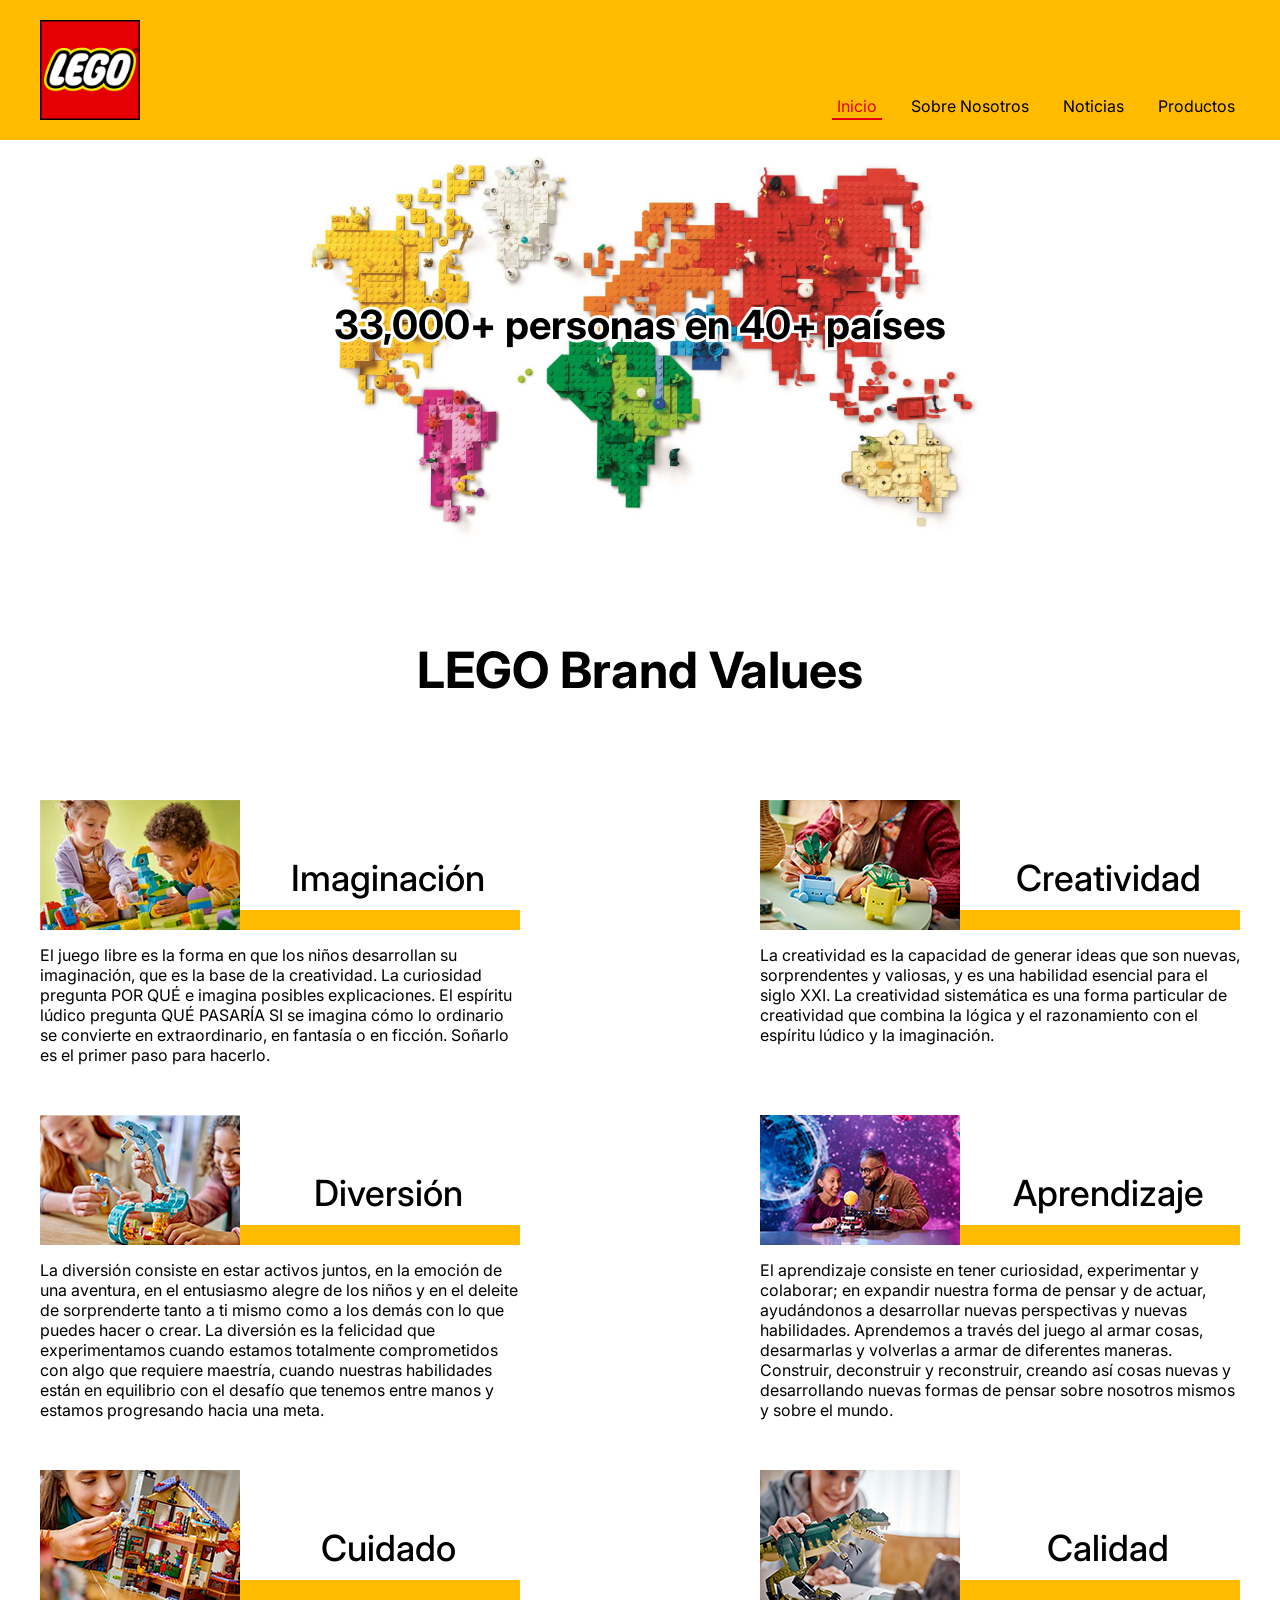
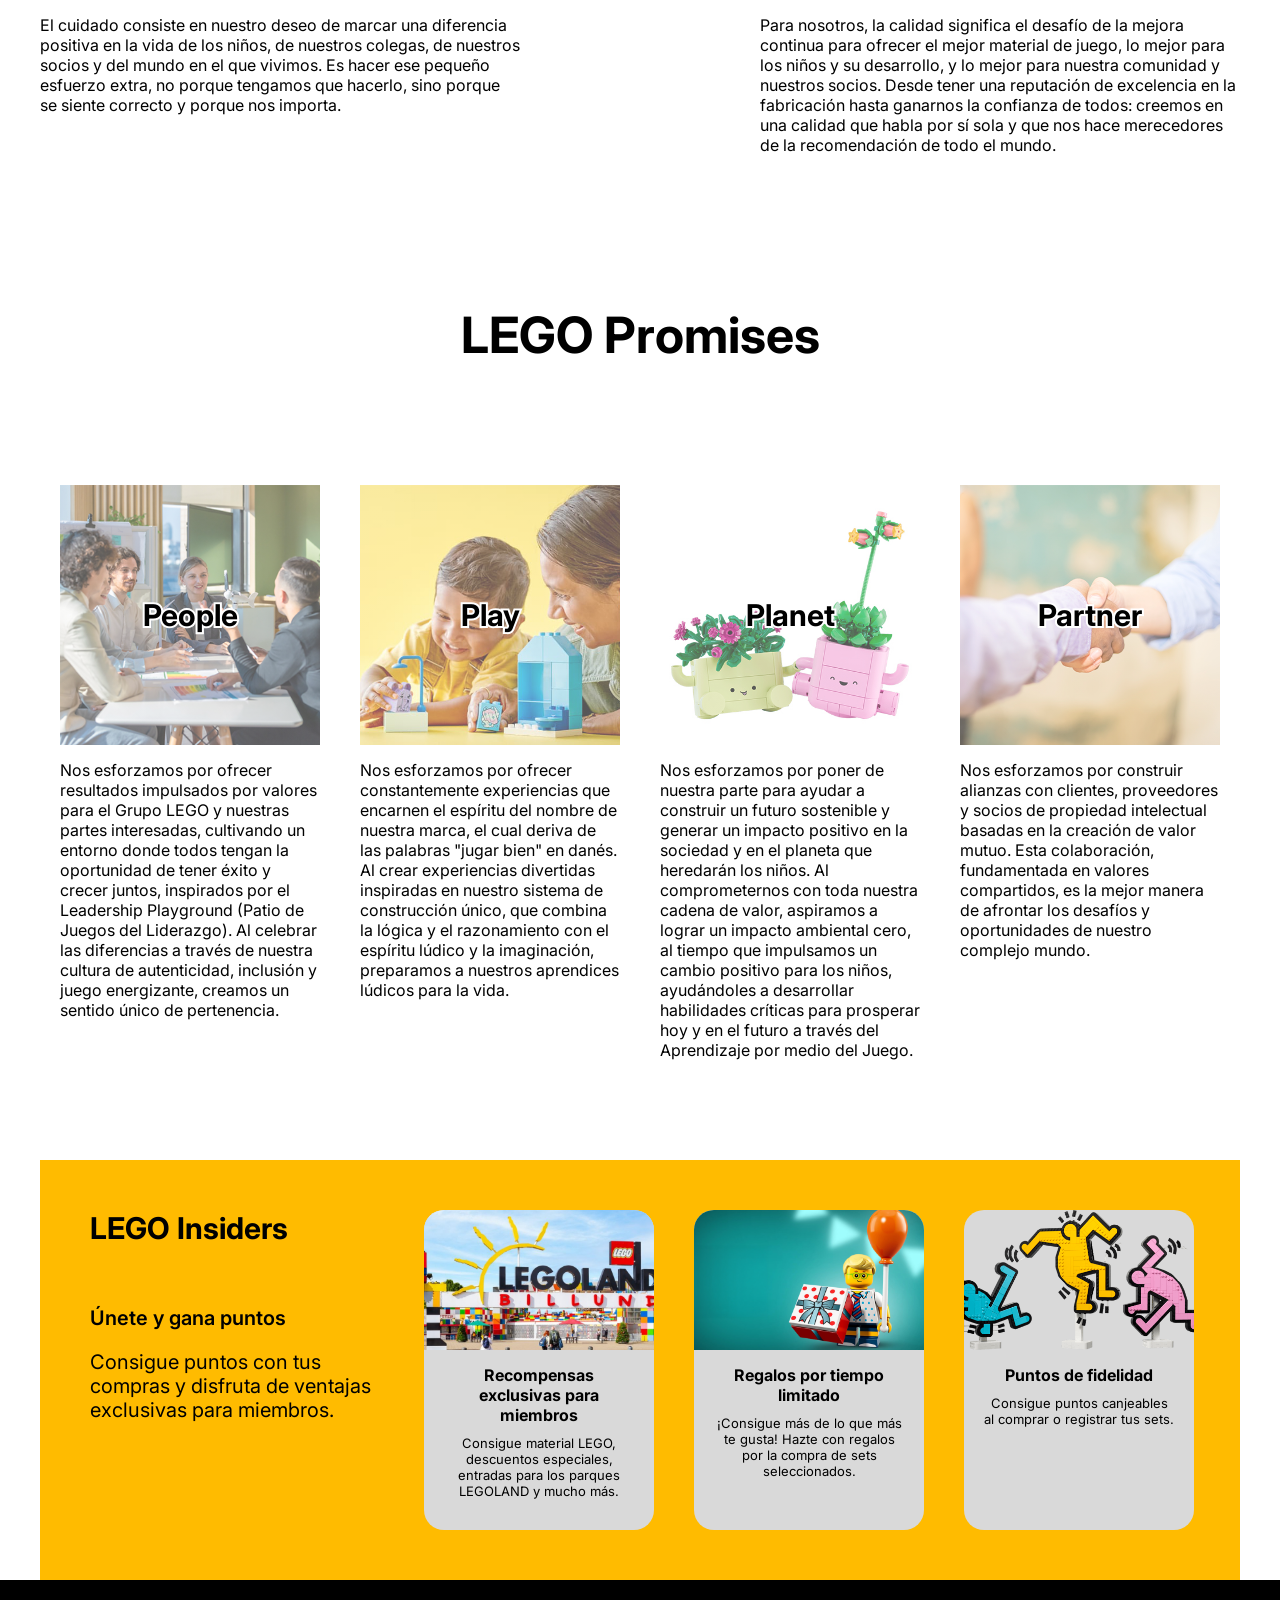
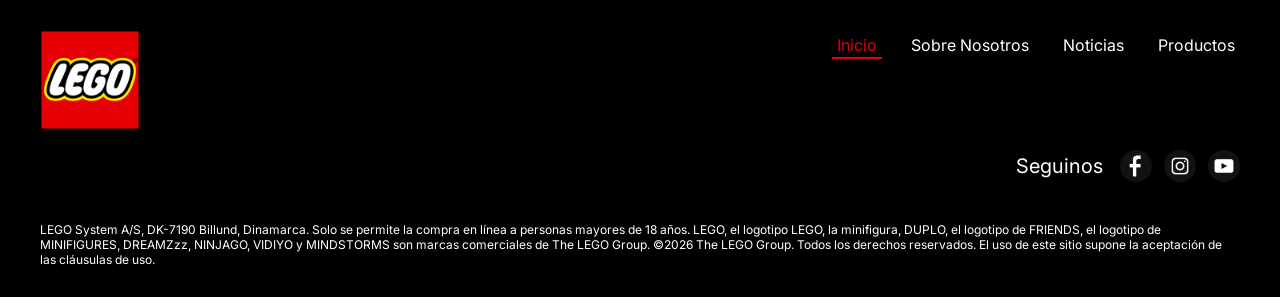
<file: index.html>
<!doctype html>
<html lang="es">
  <head>
    <meta charset="UTF-8" />
    <meta name="viewport" content="width=device-width, initial-scale=1.0" />
    <title>LEGO - Inicio</title>
    <link rel="stylesheet" href="style.css" />
    <link rel="preconnect" href="https://fonts.googleapis.com" />
    <link rel="preconnect" href="https://fonts.gstatic.com" crossorigin />
    <link
      href="https://fonts.googleapis.com/css2?family=Inter:ital,opsz,wght@0,14..32,100..900;1,14..32,100..900&display=swap"
      rel="stylesheet"
    />
  </head>
  <body>
    <header class="barraNav">
      <div class="divNav">
        <h1 id="logo" title="LEGO">
          <a href="/">Lego</a>
        </h1>
        <nav class="nav">
          <ul class="ulNav">
            <li>
              <a href="#" class="activo">Inicio</a>
            </li>
            <li>
              <a href="pages/sobreNosotros.html">Sobre Nosotros</a>
            </li>
            <li>
              <a href="pages/noticias.html">Noticias</a>
            </li>
            <li>
              <a href="pages/productos.html">Productos</a>
            </li>
          </ul>
        </nav>
      </div>
    </header>
    <main>
      <div class="contenedorMain">
        <section class="banner">
          <div class="bannerContenido">
            <h2>33,000+ personas en 40+ países</h2>
          </div>
        </section>
        <section class="brandValues">
          <h2 class="h2">LEGO Brand Values</h2>

          <article class="articleValues">
            <div class="cabeceraCard">
              <figure class="imgArticle">
                <img
                  src="img/imaginacion_lego.jpg"
                  alt="Niños jugando con legos"
                />
              </figure>
              <div class="tituloArticle">
                <h3 class="h3Values">Imaginación</h3>
              </div>
            </div>
            <p class="textoCard">
              El juego libre es la forma en que los niños desarrollan su
              imaginación, que es la base de la creatividad. La curiosidad
              pregunta POR QUÉ e imagina posibles explicaciones. El espíritu
              lúdico pregunta QUÉ PASARÍA SI se imagina cómo lo ordinario se
              convierte en extraordinario, en fantasía o en ficción. Soñarlo es
              el primer paso para hacerlo.
            </p>
          </article>

          <article class="articleValues">
            <div class="cabeceraCard">
              <figure class="imgArticle">
                <img
                  src="img/creatividad_lego.jpg"
                  alt="Niños jugando con legos"
                />
              </figure>
              <div class="tituloArticle">
                <h3 class="h3Values">Creatividad</h3>
              </div>
            </div>
            <p class="textoCard">
              La creatividad es la capacidad de generar ideas que son nuevas,
              sorprendentes y valiosas, y es una habilidad esencial para el
              siglo XXI. La creatividad sistemática es una forma particular de
              creatividad que combina la lógica y el razonamiento con el
              espíritu lúdico y la imaginación.
            </p>
          </article>

          <article class="articleValues">
            <div class="cabeceraCard">
              <figure class="imgArticle">
                <img
                  src="img/diversion_lego.jpg"
                  alt="Niños jugando con legos"
                />
              </figure>
              <div class="tituloArticle">
                <h3 class="h3Values">Diversión</h3>
              </div>
            </div>
            <p class="textoCard">
              La diversión consiste en estar activos juntos, en la emoción de
              una aventura, en el entusiasmo alegre de los niños y en el deleite
              de sorprenderte tanto a ti mismo como a los demás con lo que
              puedes hacer o crear. La diversión es la felicidad que
              experimentamos cuando estamos totalmente comprometidos con algo
              que requiere maestría, cuando nuestras habilidades están en
              equilibrio con el desafío que tenemos entre manos y estamos
              progresando hacia una meta.
            </p>
          </article>

          <article class="articleValues">
            <div class="cabeceraCard">
              <figure class="imgArticle">
                <img
                  src="img/aprendizaje_lego.jpg"
                  alt="Niños jugando con legos"
                />
              </figure>
              <div class="tituloArticle">
                <h3 class="h3Values">Aprendizaje</h3>
              </div>
            </div>
            <p class="textoCard">
              El aprendizaje consiste en tener curiosidad, experimentar y
              colaborar; en expandir nuestra forma de pensar y de actuar,
              ayudándonos a desarrollar nuevas perspectivas y nuevas
              habilidades. Aprendemos a través del juego al armar cosas,
              desarmarlas y volverlas a armar de diferentes maneras. Construir,
              deconstruir y reconstruir, creando así cosas nuevas y
              desarrollando nuevas formas de pensar sobre nosotros mismos y
              sobre el mundo.
            </p>
          </article>

          <article class="articleValues">
            <div class="cabeceraCard">
              <figure class="imgArticle">
                <img src="img/cuidado_lego.jpg" alt="Niños jugando con legos" />
              </figure>
              <div class="tituloArticle">
                <h3 class="h3Values">Cuidado</h3>
              </div>
            </div>
            <p class="textoCard">
              El cuidado consiste en nuestro deseo de marcar una diferencia
              positiva en la vida de los niños, de nuestros colegas, de nuestros
              socios y del mundo en el que vivimos. Es hacer ese pequeño
              esfuerzo extra, no porque tengamos que hacerlo, sino porque se
              siente correcto y porque nos importa.
            </p>
          </article>

          <article class="articleValues">
            <div class="cabeceraCard">
              <figure class="imgArticle">
                <img src="img/calidad_lego.jpg" alt="Niños jugando con legos" />
              </figure>
              <div class="tituloArticle">
                <h3 class="h3Values">Calidad</h3>
              </div>
            </div>
            <p class="textoCard">
              Para nosotros, la calidad significa el desafío de la mejora
              continua para ofrecer el mejor material de juego, lo mejor para
              los niños y su desarrollo, y lo mejor para nuestra comunidad y
              nuestros socios. Desde tener una reputación de excelencia en la
              fabricación hasta ganarnos la confianza de todos: creemos en una
              calidad que habla por sí sola y que nos hace merecedores de la
              recomendación de todo el mundo.
            </p>
          </article>
        </section>

        <section class="promises">
          <h2 class="h2">LEGO Promises</h2>

          <article class="promiseCard">
            <h3 class="h3People">People</h3>
            <p class="textoCard">
              Nos esforzamos por ofrecer resultados impulsados por valores para
              el Grupo LEGO y nuestras partes interesadas, cultivando un entorno
              donde todos tengan la oportunidad de tener éxito y crecer juntos,
              inspirados por el Leadership Playground (Patio de Juegos del
              Liderazgo). Al celebrar las diferencias a través de nuestra
              cultura de autenticidad, inclusión y juego energizante, creamos un
              sentido único de pertenencia.
            </p>
          </article>

          <article class="promiseCard">
            <h3 class="h3Play">Play</h3>
            <p class="textoCard">
              Nos esforzamos por ofrecer constantemente experiencias que
              encarnen el espíritu del nombre de nuestra marca, el cual deriva
              de las palabras "jugar bien" en danés. Al crear experiencias
              divertidas inspiradas en nuestro sistema de construcción único,
              que combina la lógica y el razonamiento con el espíritu lúdico y
              la imaginación, preparamos a nuestros aprendices lúdicos para la
              vida.
            </p>
          </article>

          <article class="promiseCard">
            <h3 class="h3Planet">Planet</h3>
            <p class="textoCard">
              Nos esforzamos por poner de nuestra parte para ayudar a construir
              un futuro sostenible y generar un impacto positivo en la sociedad
              y en el planeta que heredarán los niños. Al comprometernos con
              toda nuestra cadena de valor, aspiramos a lograr un impacto
              ambiental cero, al tiempo que impulsamos un cambio positivo para
              los niños, ayudándoles a desarrollar habilidades críticas para
              prosperar hoy y en el futuro a través del Aprendizaje por medio
              del Juego.
            </p>
          </article>

          <article class="promiseCard">
            <h3 class="h3Partner">Partner</h3>
            <p class="textoCard">
              Nos esforzamos por construir alianzas con clientes, proveedores y
              socios de propiedad intelectual basadas en la creación de valor
              mutuo. Esta colaboración, fundamentada en valores compartidos, es
              la mejor manera de afrontar los desafíos y oportunidades de
              nuestro complejo mundo.
            </p>
          </article>
        </section>

        <section class="insiders">
          <div class="insidersContenido">
            <div class="insidersTexto">
              <h2>LEGO Insiders</h2>
              <h3>Únete y gana puntos</h3>
              <p>
                Consigue puntos con tus compras y disfruta de ventajas
                exclusivas para miembros.
              </p>
            </div>
            <div class="insidersCards">
              <article class="insiderCard">
                <figure class="insiderCardImg">
                  <img src="img/legoland.jpg" alt="Legoland" />
                </figure>
                <div class="insiderCardTexto">
                  <h4>Recompensas exclusivas para miembros</h4>
                  <p>
                    Consigue material LEGO, descuentos especiales, entradas para
                    los parques LEGOLAND y mucho más.
                  </p>
                </div>
              </article>

              <article class="insiderCard">
                <figure class="insiderCardImg">
                  <img
                    src="img/gift.jpg"
                    alt="Hombre de lego sosteniendo un regalo y un globo"
                  />
                </figure>
                <div class="insiderCardTexto">
                  <h4>Regalos por tiempo limitado</h4>
                  <p>
                    ¡Consigue más de lo que más te gusta! Hazte con regalos por
                    la compra de sets seleccionados.
                  </p>
                </div>
              </article>

              <article class="insiderCard">
                <figure class="insiderCardImg">
                  <img
                    src="img/fidelidad.png"
                    alt="Obra de Keith Haring hecho con lego"
                  />
                </figure>
                <div class="insiderCardTexto">
                  <h4>Puntos de fidelidad</h4>
                  <p>
                    Consigue puntos canjeables al comprar o registrar tus sets.
                  </p>
                </div>
              </article>
            </div>
          </div>
        </section>
      </div>
      <footer class="footer">
        <div class="divNavFooter">
          <h2 id="logo" title="LEGO">
            <a href="/">Lego</a>
          </h2>
          <nav class="nav">
            <ul class="ulNav">
              <li>
                <a href="#" class="activo">Inicio</a>
              </li>
              <li>
                <a href="pages/sobreNosotros.html">Sobre Nosotros</a>
              </li>
              <li>
                <a href="pages/noticias.html">Noticias</a>
              </li>
              <li>
                <a href="pages/productos.html">Productos</a>
              </li>
            </ul>
          </nav>
        </div>

        <div class="seguinos">
          <h3>Seguinos</h3>
          <a href="https://www.facebook.com/LEGO/" target="_blank"
            ><img src="img/facebook.png" alt="Icono de facebook"
          /></a>
          <a href="https://www.instagram.com/lego" target="_blank"
            ><img src="img/instagram.png" alt="Icono de instagram"
          /></a>
          <a
            href="https://www.youtube.com/user/LEGO?app=desktop"
            target="_blank"
            ><img src="img/youtube.png" alt="Icono de youtube"
          /></a>
        </div>

        <p>
          LEGO System A/S, DK-7190 Billund, Dinamarca. Solo se permite la compra
          en línea a personas mayores de 18 años. LEGO, el logotipo LEGO, la
          minifigura, DUPLO, el logotipo de FRIENDS, el logotipo de MINIFIGURES,
          DREAMZzz, NINJAGO, VIDIYO y MINDSTORMS son marcas comerciales de The
          LEGO Group. ©2026 The LEGO Group. Todos los derechos reservados. El
          uso de este sitio supone la aceptación de las cláusulas de uso.
        </p>
      </footer>
    </main>
  </body>
</html>
</file>
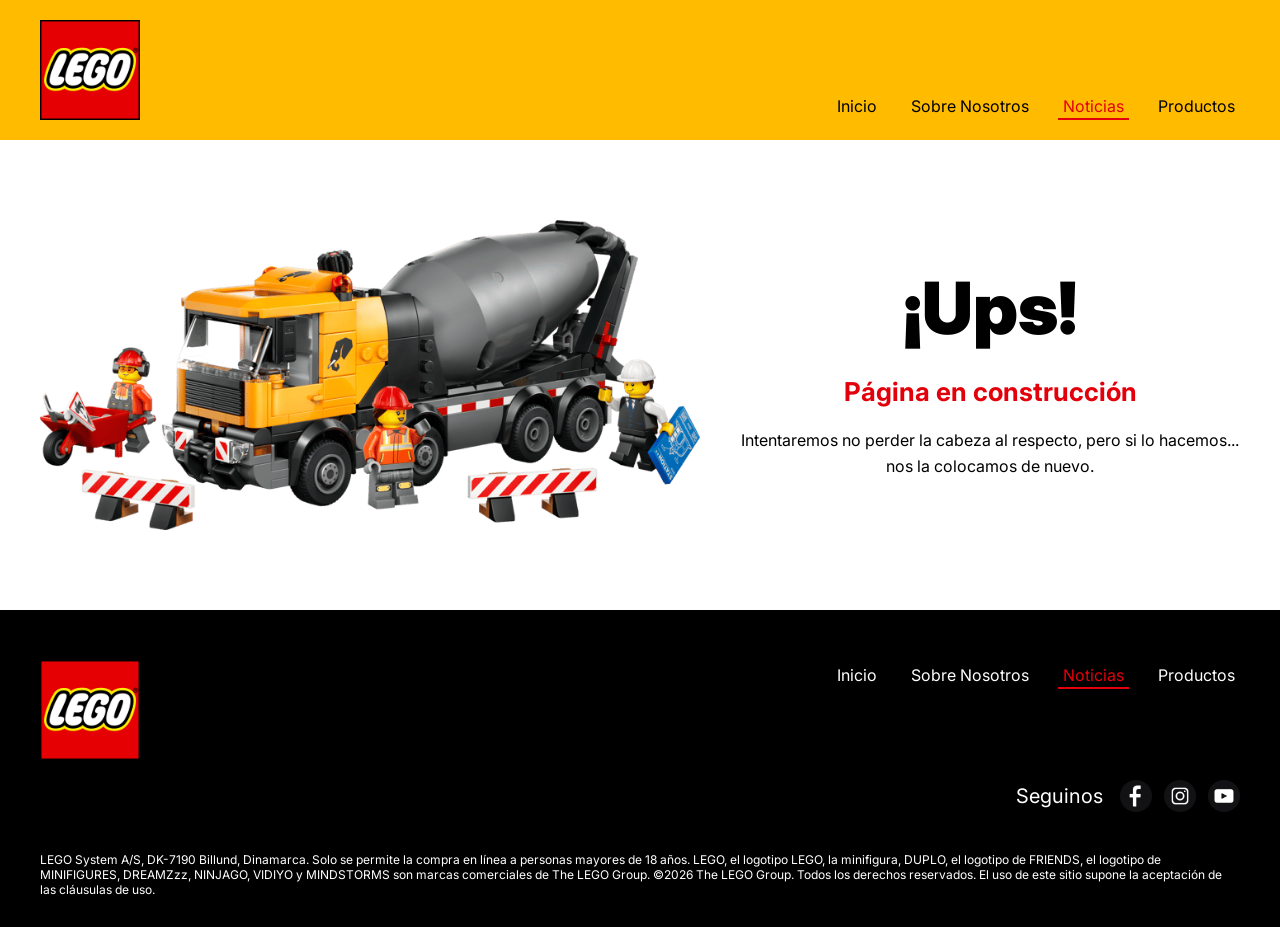
<file: pages/noticias.html>
<!doctype html>
<html lang="es">
  <head>
    <meta charset="UTF-8" />
    <meta name="viewport" content="width=device-width, initial-scale=1.0" />
    <title>LEGO - Inicio</title>
    <link rel="stylesheet" href="../style.css" />
    <link rel="preconnect" href="https://fonts.googleapis.com" />
    <link rel="preconnect" href="https://fonts.gstatic.com" crossorigin />
    <link
      href="https://fonts.googleapis.com/css2?family=Inter:ital,opsz,wght@0,14..32,100..900;1,14..32,100..900&display=swap"
      rel="stylesheet"
    />
  </head>
  <body>
    <header class="barraNav">
      <div class="divNav">
        <h1 id="logo" title="LEGO">
          <a href="/">Lego</a>
        </h1>
        <nav class="nav">
          <ul class="ulNav">
            <li>
              <a href="../index.html" >Inicio</a>
            </li>
            <li>
              <a href="./sobreNosotros.html">Sobre Nosotros</a>
            </li>
            <li>
              <a href="#" class="activo">Noticias</a>
            </li>
            <li>
              <a href="./productos.html">Productos</a>
            </li>
          </ul>
        </nav>
      </div>
    </header>
    <main>
      <div class="contenedorMain">
        <section class="enConstruccion">
            <figure class="enConstruccionImg">
                <img src="../img/en_construccion.png" alt="Imagen de en construcción" />
            </figure>
            <div class="enConstruccionTexto">
             <h2>¡Ups!</h2>
            <h3>Página en construcción</h3>
            <p>Intentaremos no perder la cabeza al respecto, pero si lo hacemos... nos la colocamos de nuevo.</p>
            </div>
        </section>
      </div>
      <footer class="footer">
        <div class="divNavFooter">
          <h2 id="logo" title="LEGO">
            <a href="/">Lego</a>
          </h2>
          <nav class="nav">
            <ul class="ulNav">
              <li>
                <a href="../index.html">Inicio</a>
              </li>
              <li>
                <a href="./sobreNosotros.html">Sobre Nosotros</a>
              </li>
              <li>
                <a href="#" class="activo">Noticias</a>
              </li>
              <li>
                <a href="./productos.html">Productos</a>
              </li>
            </ul>
          </nav>
        </div>

        <div class="seguinos">
          <h3>Seguinos</h3>
          <a href="https://www.facebook.com/LEGO/" target="_blank"
            ><img src="../img/facebook.png" alt="Icono de facebook"
          /></a>
          <a href="https://www.instagram.com/lego" target="_blank"
            ><img src="../img/instagram.png" alt="Icono de instagram"
          /></a>
          <a
            href="https://www.youtube.com/user/LEGO?app=desktop"
            target="_blank"
            ><img src="../img/youtube.png" alt="Icono de youtube"
          /></a>
        </div>

        <p>
          LEGO System A/S, DK-7190 Billund, Dinamarca. Solo se permite la compra
          en línea a personas mayores de 18 años. LEGO, el logotipo LEGO, la
          minifigura, DUPLO, el logotipo de FRIENDS, el logotipo de MINIFIGURES,
          DREAMZzz, NINJAGO, VIDIYO y MINDSTORMS son marcas comerciales de The
          LEGO Group. ©2026 The LEGO Group. Todos los derechos reservados. El
          uso de este sitio supone la aceptación de las cláusulas de uso.
        </p>
      </footer>
    </main>
  </body>
</html>
</file>
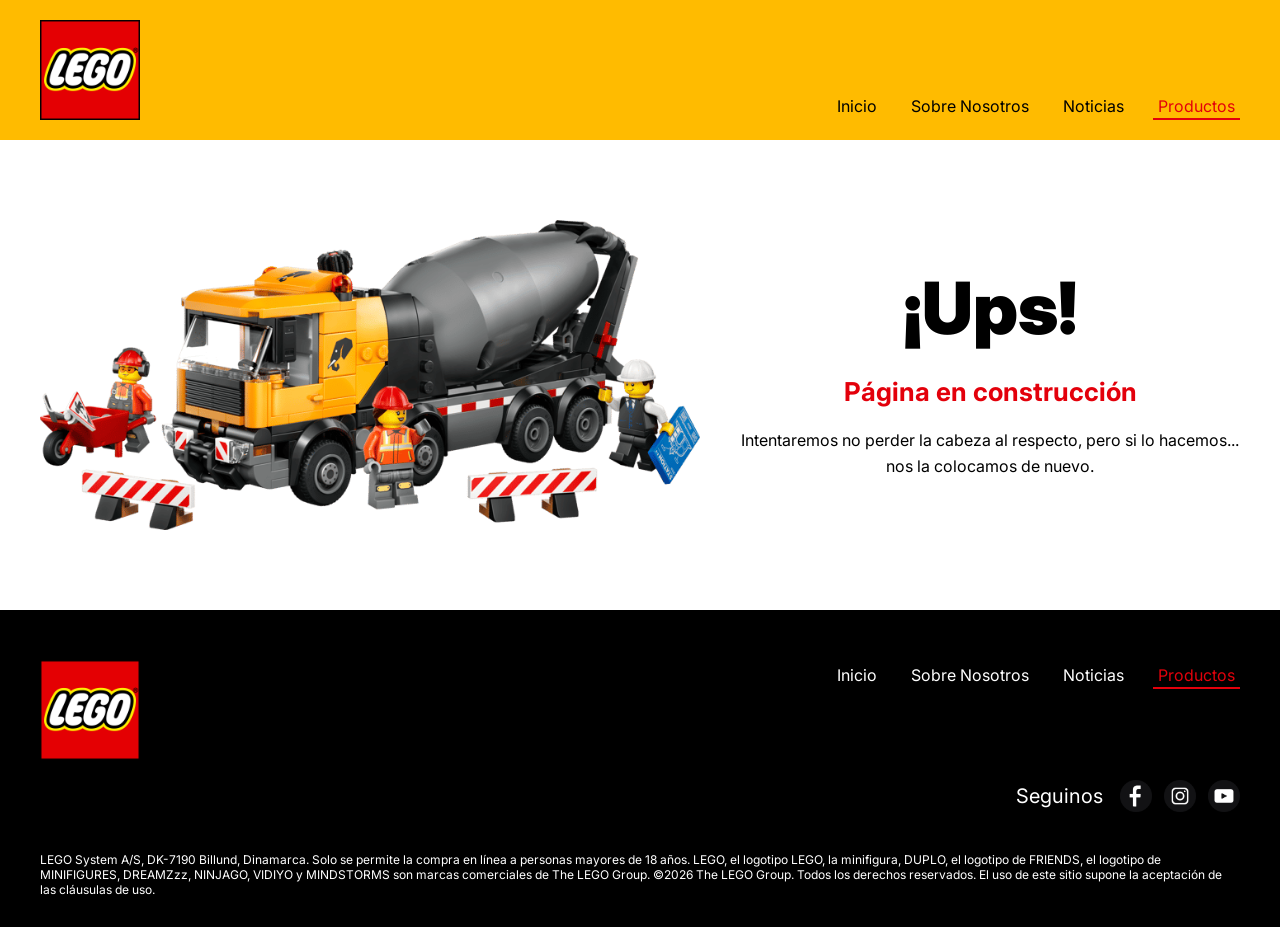
<file: pages/productos.html>
<!doctype html>
<html lang="es">
  <head>
    <meta charset="UTF-8" />
    <meta name="viewport" content="width=device-width, initial-scale=1.0" />
    <title>LEGO - Inicio</title>
    <link rel="stylesheet" href="../style.css" />
    <link rel="preconnect" href="https://fonts.googleapis.com" />
    <link rel="preconnect" href="https://fonts.gstatic.com" crossorigin />
    <link
      href="https://fonts.googleapis.com/css2?family=Inter:ital,opsz,wght@0,14..32,100..900;1,14..32,100..900&display=swap"
      rel="stylesheet"
    />
  </head>
  <body>
    <header class="barraNav">
      <div class="divNav">
        <h1 id="logo" title="LEGO">
          <a href="/">Lego</a>
        </h1>
        <nav class="nav">
          <ul class="ulNav">
            <li>
              <a href="../index.html">Inicio</a>
            </li>
            <li>
              <a href="./sobreNosotros.html">Sobre Nosotros</a>
            </li>
            <li>
              <a href="./noticias.html">Noticias</a>
            </li>
            <li>
              <a href="#" class="activo">Productos</a>
            </li>
          </ul>
        </nav>
      </div>
    </header>
    <main>
      <div class="contenedorMain">
        <section class="enConstruccion">
          <figure class="enConstruccionImg">
            <img
              src="../img/en_construccion.png"
              alt="Imagen de en construcción"
            />
          </figure>
          <div class="enConstruccionTexto">
            <h2>¡Ups!</h2>
            <h3>Página en construcción</h3>
            <p>
              Intentaremos no perder la cabeza al respecto, pero si lo
              hacemos... nos la colocamos de nuevo.
            </p>
          </div>
        </section>
      </div>
      <footer class="footer">
        <div class="divNavFooter">
          <h2 id="logo" title="LEGO">
            <a href="/">Lego</a>
          </h2>
          <nav class="nav">
            <ul class="ulNav">
              <li>
                <a href="../index.html">Inicio</a>
              </li>
              <li>
                <a href="./sobreNosotros.html">Sobre Nosotros</a>
              </li>
              <li>
                <a href="./noticias.html">Noticias</a>
              </li>
              <li>
                <a href="#" class="activo">Productos</a>
              </li>
            </ul>
          </nav>
        </div>

        <div class="seguinos">
          <h3>Seguinos</h3>
          <a href="https://www.facebook.com/LEGO/" target="_blank"
            ><img src="../img/facebook.png" alt="Icono de facebook"
          /></a>
          <a href="https://www.instagram.com/lego" target="_blank"
            ><img src="../img/instagram.png" alt="Icono de instagram"
          /></a>
          <a
            href="https://www.youtube.com/user/LEGO?app=desktop"
            target="_blank"
            ><img src="../img/youtube.png" alt="Icono de youtube"
          /></a>
        </div>

        <p>
          LEGO System A/S, DK-7190 Billund, Dinamarca. Solo se permite la compra
          en línea a personas mayores de 18 años. LEGO, el logotipo LEGO, la
          minifigura, DUPLO, el logotipo de FRIENDS, el logotipo de MINIFIGURES,
          DREAMZzz, NINJAGO, VIDIYO y MINDSTORMS son marcas comerciales de The
          LEGO Group. ©2026 The LEGO Group. Todos los derechos reservados. El
          uso de este sitio supone la aceptación de las cláusulas de uso.
        </p>
      </footer>
    </main>
  </body>
</html>
</file>
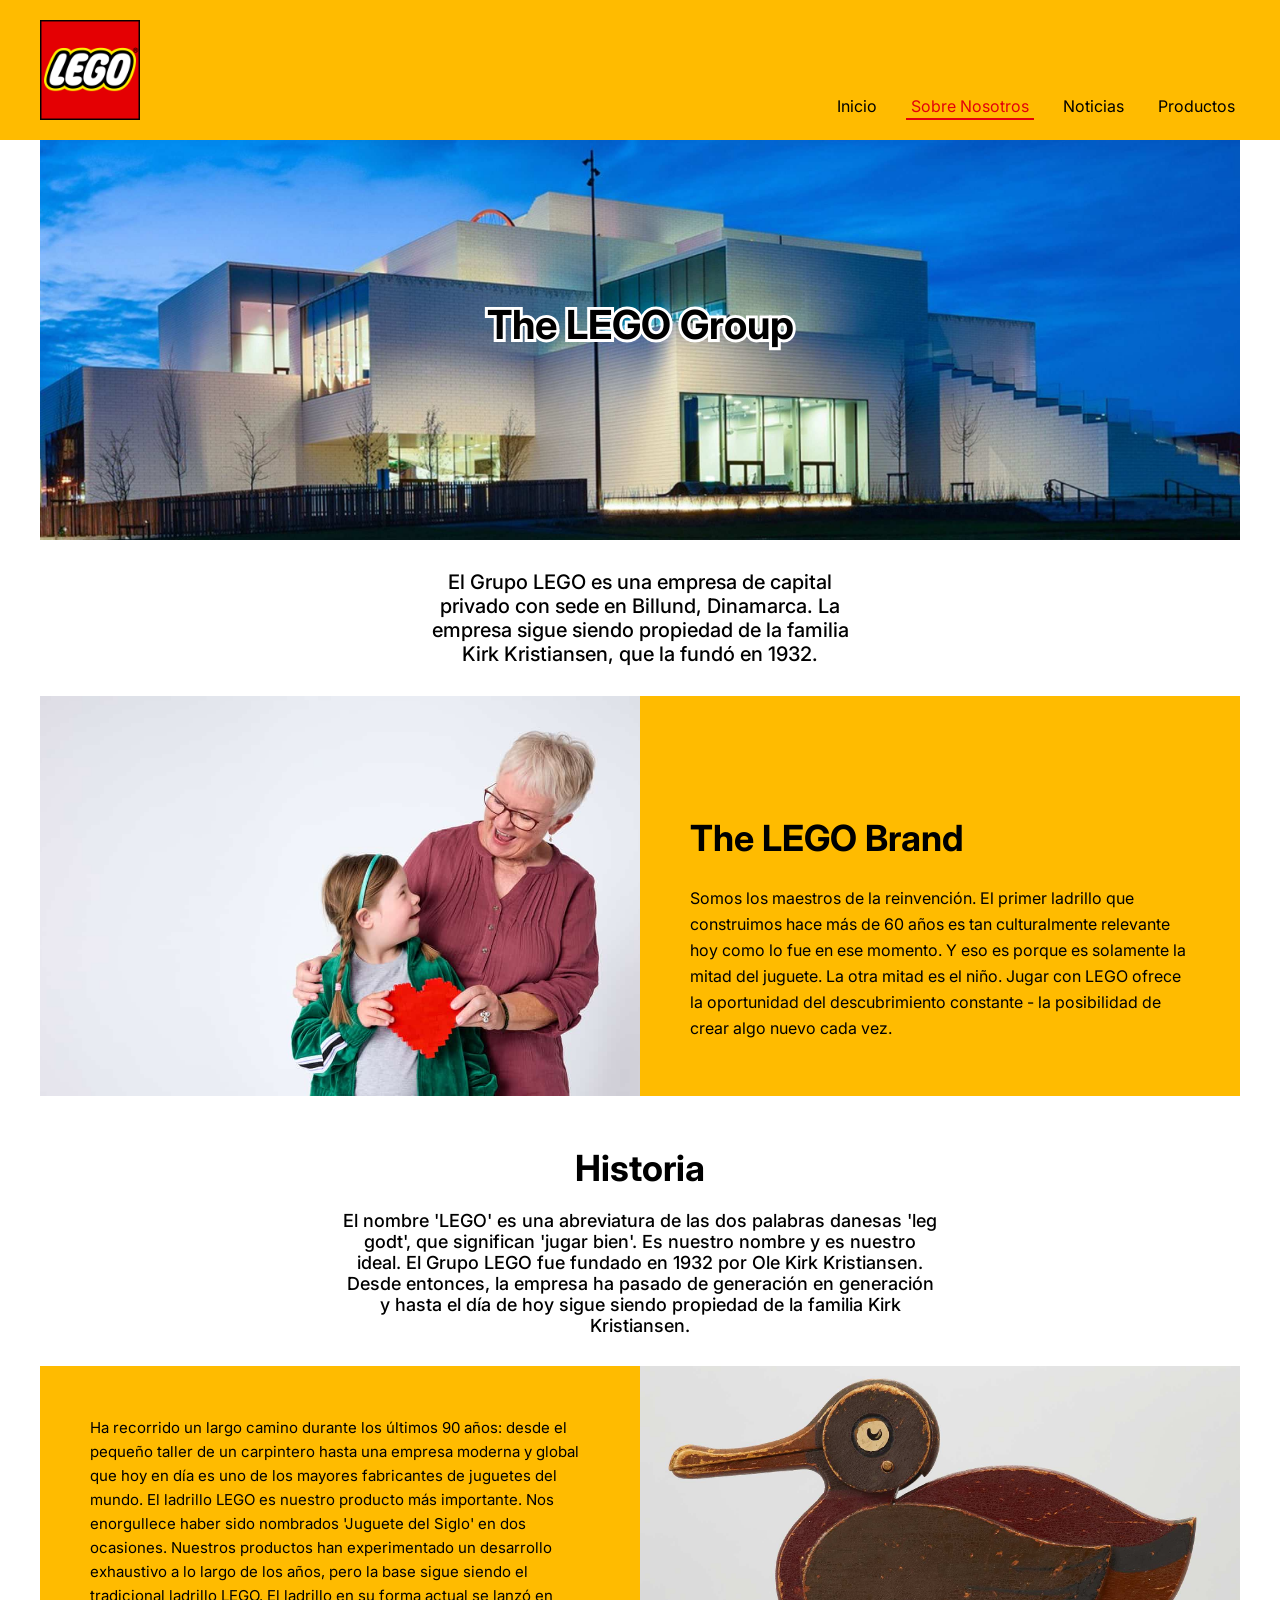
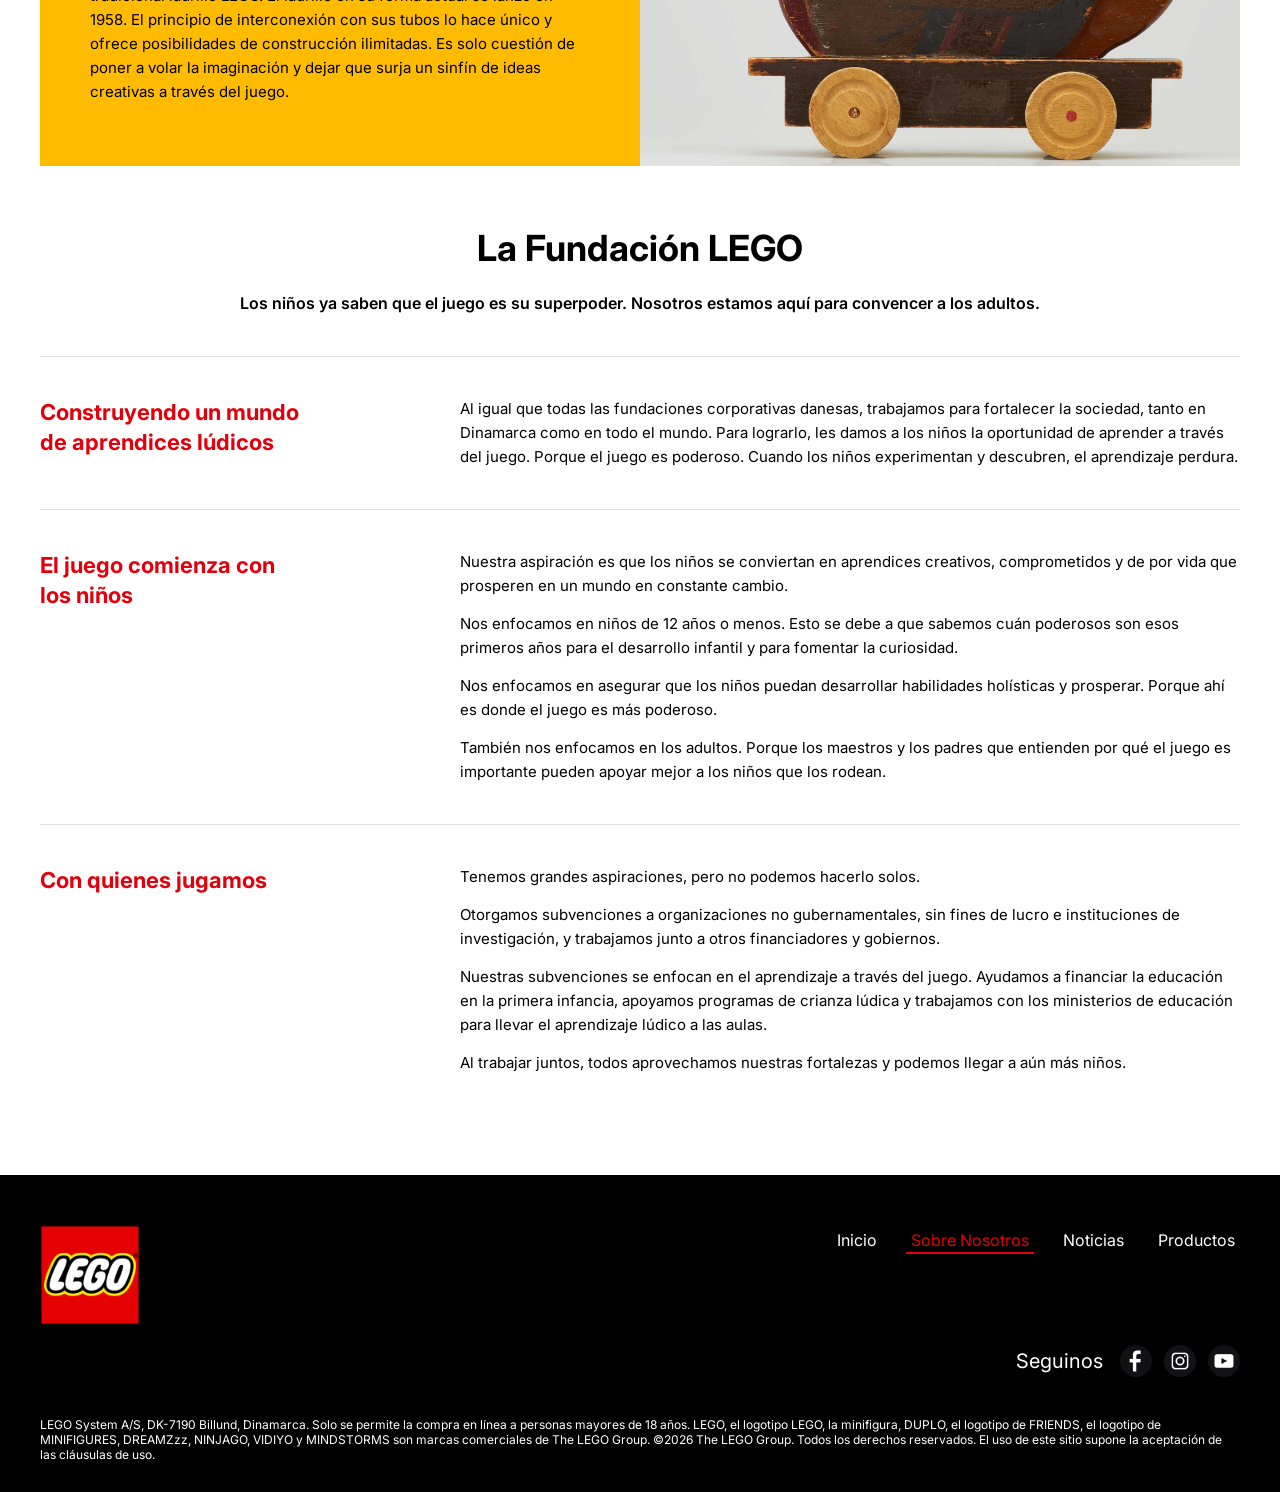
<file: pages/sobreNosotros.html>
<!doctype html>
<html lang="es">
  <head>
    <meta charset="UTF-8" />
    <meta name="viewport" content="width=device-width, initial-scale=1.0" />
    <title>LEGO - Sobre Nosotros</title>
    <link rel="stylesheet" href="../style.css" />
    <link rel="preconnect" href="https://fonts.googleapis.com" />
    <link rel="preconnect" href="https://fonts.gstatic.com" crossorigin />
    <link
      href="https://fonts.googleapis.com/css2?family=Inter:ital,opsz,wght@0,14..32,100..900;1,14..32,100..900&display=swap"
      rel="stylesheet"
    />
  </head>
  <body>
    <header class="barraNav">
      <div class="divNav">
        <h1 id="logo" title="LEGO">
          <a href="/">Lego</a>
        </h1>
        <nav class="nav">
          <ul class="ulNav">
            <li>
              <a href="../index.html">Inicio</a>
            </li>
            <li>
              <a href="#" class="activo">Sobre Nosotros</a>
            </li>
            <li>
              <a href="./noticias.html">Noticias</a>
            </li>
            <li>
              <a href="./productos.html">Productos</a>
            </li>
          </ul>
        </nav>
      </div>
    </header>
    <main>
      <div class="contenedorMain">
        <section class="bannerNosotros">
          <div class="bannerContenidoNosotros">
            <h2>The LEGO Group</h2>
          </div>
        </section>
        <div class="grupoLego">
          <p>
            El Grupo LEGO es una empresa de capital privado con sede en Billund,
            Dinamarca. La empresa sigue siendo propiedad de la familia Kirk
            Kristiansen, que la fundó en 1932.
          </p>
        </div>

        <section class="legoBrand">
          <figure class="legoBrandImg">
            <img
              src="../img/47_LEGO_CBC_2024_02947.jpg"
              alt="Abuela y niña jugando con lego"
            />
          </figure>
          <div class="legoBrandTexto">
            <h2>The LEGO Brand</h2>
            <p>
              Somos los maestros de la reinvención. El primer ladrillo que
              construimos hace más de 60 años es tan culturalmente relevante hoy
              como lo fue en ese momento. Y eso es porque es solamente la mitad
              del juguete. La otra mitad es el niño. Jugar con LEGO ofrece la
              oportunidad del descubrimiento constante - la posibilidad de crear
              algo nuevo cada vez.
            </p>
          </div>
        </section>

        <section class="historia">
          <h2>Historia</h2>
          <p>
            El nombre 'LEGO' es una abreviatura de las dos palabras danesas 'leg
            godt', que significan 'jugar bien'. Es nuestro nombre y es nuestro
            ideal. El Grupo LEGO fue fundado en 1932 por Ole Kirk Kristiansen.
            Desde entonces, la empresa ha pasado de generación en generación y
            hasta el día de hoy sigue siendo propiedad de la familia Kirk
            Kristiansen.
          </p>
          <div class="historiaSeccion">
            <div class="historiaTexto">
              <p>
                Ha recorrido un largo camino durante los últimos 90 años: desde
                el pequeño taller de un carpintero hasta una empresa moderna y
                global que hoy en día es uno de los mayores fabricantes de
                juguetes del mundo. El ladrillo LEGO es nuestro producto más
                importante. Nos enorgullece haber sido nombrados 'Juguete del
                Siglo' en dos ocasiones. Nuestros productos han experimentado un
                desarrollo exhaustivo a lo largo de los años, pero la base sigue
                siendo el tradicional ladrillo LEGO. El ladrillo en su forma
                actual se lanzó en 1958. El principio de interconexión con sus
                tubos lo hace único y ofrece posibilidades de construcción
                ilimitadas. Es solo cuestión de poner a volar la imaginación y
                dejar que surja un sinfín de ideas creativas a través del juego.
              </p>
            </div>
            <figure class="historiaImg">
              <img
                src="../img/Wooden_Duck.jpg"
                alt="Pato de madera, primer juguete LEGO"
              />
            </figure>
          </div>
        </section>

        <section class="fundacion">
          <h2 class="fundacionH2">La Fundación LEGO</h2>
          <p class="fundacionIntro">
            Los niños ya saben que el juego es su superpoder. Nosotros estamos
            aquí para convencer a los adultos.
          </p>

          <article class="fundacionFila">
            <div class="fundacionTitulo">
              <h3>Construyendo un mundo de aprendices lúdicos</h3>
               <img src="../img/constructor.png" alt="" class="fundacionImg" />
            </div>
            <div class="fundacionTexto">
              <p>
                Al igual que todas las fundaciones corporativas danesas,
                trabajamos para fortalecer la sociedad, tanto en Dinamarca como
                en todo el mundo. Para lograrlo, les damos a los niños la
                oportunidad de aprender a través del juego. Porque el juego es
                poderoso. Cuando los niños experimentan y descubren, el
                aprendizaje perdura.
              </p>
            </div>
          </article>

          <article class="fundacionFila">
            <div class="fundacionTitulo">
              <h3>El juego comienza con los niños</h3>
               <img src="../img/nena.png" alt="" class="fundacionImg" />
            </div>
            <div class="fundacionTexto">
              <p>
                Nuestra aspiración es que los niños se conviertan en aprendices
                creativos, comprometidos y de por vida que prosperen en un mundo
                en constante cambio.
              </p>
              <p>
                Nos enfocamos en niños de 12 años o menos. Esto se debe a que
                sabemos cuán poderosos son esos primeros años para el desarrollo
                infantil y para fomentar la curiosidad.
              </p>
              <p>
                Nos enfocamos en asegurar que los niños puedan desarrollar
                habilidades holísticas y prosperar. Porque ahí es donde el juego
                es más poderoso.
              </p>
              <p>
                También nos enfocamos en los adultos. Porque los maestros y los
                padres que entienden por qué el juego es importante pueden
                apoyar mejor a los niños que los rodean.
              </p>
            </div>
          </article>

          <article class="fundacionFila">
            <div class="fundacionTitulo">
              <h3>Con quienes jugamos</h3>
               <img src="../img/cientifica.png" alt="" class="fundacionImgCientifica" />
            </div>
            <div class="fundacionTexto">
              <p>
                Tenemos grandes aspiraciones, pero no podemos hacerlo solos.
              </p>
              <p>
                Otorgamos subvenciones a organizaciones no gubernamentales, sin
                fines de lucro e instituciones de investigación, y trabajamos
                junto a otros financiadores y gobiernos.
              </p>
              <p>
                Nuestras subvenciones se enfocan en el aprendizaje a través del
                juego. Ayudamos a financiar la educación en la primera infancia,
                apoyamos programas de crianza lúdica y trabajamos con los
                ministerios de educación para llevar el aprendizaje lúdico a las
                aulas.
              </p>
              <p>
                Al trabajar juntos, todos aprovechamos nuestras fortalezas y
                podemos llegar a aún más niños.
              </p>
            </div>
          </article>
        </section>
      </div>

      <footer class="footer">
        <div class="divNavFooter">
          <h2 id="logo" title="LEGO">
            <a href="/">Lego</a>
          </h2>
          <nav class="nav">
            <ul class="ulNav">
              <li>
                <a href="../index.html">Inicio</a>
              </li>
              <li>
                <a href="#" class="activo">Sobre Nosotros</a>
              </li>
              <li>
                <a href="./noticias.html">Noticias</a>
              </li>
              <li>
                <a href="./productos.html">Productos</a>
              </li>
            </ul>
          </nav>
        </div>

        <div class="seguinos">
          <h3>Seguinos</h3>
          <a href="https://www.facebook.com/LEGO/" target="_blank"
            ><img src="../img/facebook.png" alt="Icono de facebook"
          /></a>
          <a href="https://www.instagram.com/lego" target="_blank"
            ><img src="../img/instagram.png" alt="Icono de instagram"
          /></a>
          <a
            href="https://www.youtube.com/user/LEGO?app=desktop"
            target="_blank"
            ><img src="../img/youtube.png" alt="Icono de youtube"
          /></a>
        </div>

        <p>
          LEGO System A/S, DK-7190 Billund, Dinamarca. Solo se permite la compra
          en línea a personas mayores de 18 años. LEGO, el logotipo LEGO, la
          minifigura, DUPLO, el logotipo de FRIENDS, el logotipo de MINIFIGURES,
          DREAMZzz, NINJAGO, VIDIYO y MINDSTORMS son marcas comerciales de The
          LEGO Group. ©2026 The LEGO Group. Todos los derechos reservados. El
          uso de este sitio supone la aceptación de las cláusulas de uso.
        </p>
      </footer>
    </main>
  </body>
</html>
</file>
<file: style.css>
* {
  margin: 0;
  padding: 0;
}

/* Nav */

.barraNav {
  background: #ffbb00;
}

.divNav {
  width: 1200px;
  margin: 0 auto;
  padding: 20px 0;
}

.nav {
  display: inline-block;
  vertical-align: bottom;
  width: 1000px;
  text-align: right;
  margin-left: 96px;
}

.ulNav {
  display: inline-block;
  vertical-align: middle;
}

.nav .ulNav li {
  display: inline-block;
  padding-left: 20px;
}

.nav .ulNav li a {
  color: black;
  text-decoration: none;
  display: block;
  padding: 5px;
  padding-bottom: 2px;
  font-family: Inter;
  border-bottom: 2px rgba(0, 0, 0, 0) solid;
  transition: 0.5s;
}

.nav .ulNav li a:hover {
  color: #e3000b;
  border-bottom: 2px #e3000b solid;
}

.nav .ulNav li a.activo {
  color: #e3000b;
  border-bottom: 2px #e3000b solid;
}

/* Logo */

#logo {
  display: inline-block;
  vertical-align: top;
  text-align: left;
  background: url("img/LEGO_logo.svg.png");
  background-size: cover;
  width: 100px;
  height: 100px;
}

#logo a {
  display: block;
  height: 100px;
  font-size: 0;
}

.contenedorMain {
  display: block;
  width: 1200px;
  margin: 0 auto;
}

/* Banner */

.banner {
  width: 1200px;
  height: 400px;
  display: block;
  margin: 0 auto;
  background: url("img/map.jpg"), white;
  background-size: contain;
  background-repeat: no-repeat;
  background-position: center;
}

.bannerContenido h2 {
  font-family: Inter;
  font-size: 40px;
  text-align: center;
  padding: 160px;
  -webkit-text-stroke: 6px white;
  paint-order: stroke fill;
}

/* Brand Values */

.brandValues {
  width: 1200px;
  font-size: 0;
  text-align: center;
}

.h2 {
  font-family: Inter;
  font-size: 50px;
  text-align: center;
  margin: 100px 0;
}

.articleValues {
  display: inline-block;
  width: 480px;
  vertical-align: text-top;
  margin-bottom: 50px;
}
.cabeceraCard {
  display: block;
  font-size: 0;
  height: 130px;
  background-image: linear-gradient(to top, #ffbb00, #ffbb00);
  background-size: 100% 20px;
  background-repeat: no-repeat;
  background-position: bottom;
  transition: background-size 0.5s ease;
}
.cabeceraCard:hover {
  background-size: 100% 100%;
}
.imgArticle {
  display: inline-block;
  vertical-align: top;
  width: 200px;
  height: 130px;
  object-fit: cover;
}

.tituloArticle {
  display: inline-block;
  vertical-align: top;
  width: 280px;
  height: 130px;
  padding-top: 56px;
}

.h3Values {
  display: block;
  font-family: Inter;
  margin-left: 16px;
  font-size: 36px;
  font-weight: 500;
  line-height: 44px;
  color: #000;
}

.textoCard {
  display: block;
  margin-top: 15px;
  font-family: Inter;
  font-size: 16px;
  font-weight: 400;
  color: #000;
  text-align: left;
}

.articleValues:nth-child(odd) {
  margin-left: 240px;
}

/* Lego Promises */

.promises {
  width: 1200px;
  font-size: 0;
  text-align: center;
}

.promiseCard {
  display: inline-block;
  vertical-align: top;
  width: 300px;
  box-sizing: border-box;
  padding: 0 20px;
}

.h3People {
  display: block;
  font-family: Inter;
  font-size: 30px;
  line-height: 32px;
  font-weight: 700;
  margin-top: 20px;
  width: 100%;
  height: 260px;
  box-sizing: border-box;
  background-image:
    linear-gradient(rgba(255, 255, 255, 0.342), rgba(255, 255, 255, 0.342)),
    url("img/people.jpg");
  background-repeat: no-repeat;
  background-position: top center;
  background-size: 100%;
  padding-top: 114px;
  padding-bottom: 114px;
  -webkit-text-stroke: 4px white;
  paint-order: stroke fill;
  transition: background-size 0.5s ease;
}
.h3People:hover {
  background-size: 115%;
}

.h3Play {
  display: block;
  font-family: Inter;
  font-size: 30px;
  line-height: 32px;
  font-weight: 700;
  margin-top: 20px;
  width: 100%;
  height: 260px;
  box-sizing: border-box;
  background-image:
    linear-gradient(rgba(255, 255, 255, 0.342), rgba(255, 255, 255, 0.342)),
    url("img/play.jpg");
  background-repeat: no-repeat;
  background-position: top center;
  background-size: 100%;
  padding-top: 114px;
  padding-bottom: 114px;
  -webkit-text-stroke: 4px white;
  paint-order: stroke fill;
  transition: background-size 0.5s ease;
}

.h3Play:hover {
  background-size: 115%;
}
.h3Planet {
  display: block;
  font-family: Inter;
  font-size: 30px;
  line-height: 32px;
  font-weight: 700;
  margin-top: 20px;
  width: 100%;
  height: 260px;
  box-sizing: border-box;
  background-image:
    linear-gradient(rgba(255, 255, 255, 0.342), rgba(255, 255, 255, 0.342)),
    url("img/planet.jpg");
  background-repeat: no-repeat;
  background-position: top center;
  background-size: 100%;
  padding-top: 114px;
  padding-bottom: 114px;
  -webkit-text-stroke: 4px white;
  paint-order: stroke fill;
  transition: background-size 0.5s ease;
}
.h3Planet:hover {
  background-size: 115%;
}
.h3Partner {
  display: block;
  font-family: Inter;
  font-size: 30px;
  line-height: 32px;
  font-weight: 700;
  margin-top: 20px;
  width: 100%;
  height: 260px;
  box-sizing: border-box;
  background-image:
    linear-gradient(rgba(255, 255, 255, 0.342), rgba(255, 255, 255, 0.342)),
    url("img/partner.jpg");
  background-repeat: no-repeat;
  background-position: top center;
  background-size: 100%;
  padding-top: 114px;
  padding-bottom: 114px;
  -webkit-text-stroke: 4px white;
  paint-order: stroke fill;
  transition: background-size 0.5s ease;
}
.h3Partner:hover {
  background-size: 115%;
}

.textoCard {
  display: block;
  margin-top: 15px;
  font-family: Inter;
  font-size: 16px;
  font-weight: 400;
  color: #000;
  text-align: left;
}

/* LEGO Insiders */

.insiders {
  margin-top: 100px;
  background: #ffbb00;
}

.insidersContenido {
  width: 1200px;
  box-sizing: border-box;
  margin: 0 auto;
  padding: 50px 20px 50px 0;
}

.insidersTexto {
  display: inline-block;
  vertical-align: top;
  width: 300px;
  box-sizing: border-box;
  margin-left: 50px;
}

.insidersTexto h2 {
  font-family: Inter;
  font-size: 30px;
  font-weight: 700;
  margin-bottom: 60px;
}

.insidersTexto h3 {
  font-family: Inter;
  font-size: 20px;
  font-weight: 600;
  margin-bottom: 20px;
}

.insidersTexto p {
  font-family: Inter;
  font-size: 20px;
}

.insidersCards {
  display: inline-block;
  vertical-align: top;
  width: 800px;
  font-size: 0;
  text-align: right;
}

.insiderCard {
  display: inline-block;
  vertical-align: top;
  width: 230px;
  height: 320px;
  box-sizing: border-box;
  margin-right: 40px;
  background-color: #d9d9d9;
  border-radius: 20px;
  transition: transform 0.5s ease;
}
.insiderCard:hover {
  transform: rotate(10deg);
}

.insiderCard:last-child {
  margin-right: 0;
}

.insiderCardImg {
  display: block;
  width: 100%;
  height: 140px;
  margin: 0;
  border-radius: 20px;
}

.insiderCardImg img {
  display: block;
  width: 100%;
  height: 100%;
  object-fit: cover;
  border-radius: 20px 20px 0 0;
}

.insiderCardTexto {
  display: block;
  box-sizing: border-box;
  padding: 15px 20px;
}

.insiderCard h4 {
  font-family: Inter;
  font-size: 16px;
  font-weight: 700;
  text-align: center;
  margin-bottom: 10px;
}

.insiderCard p {
  font-family: Inter;
  font-size: 13px;
  text-align: center;
}

/* Footer */

.footer {
  padding-top: 50px;
  padding-bottom: 10px;
  background-color: #000;
}

.divNavFooter {
  width: 1200px;
  margin: 0 auto;
}

.divNavFooter .nav {
  vertical-align: top;
}

.divNavFooter .nav .ulNav li a {
  color: white;
  text-decoration: none;
  display: block;
  padding: 5px;
  padding-bottom: 2px;
  font-family: Inter;
  border-bottom: 2px rgba(0, 0, 0, 0) solid;
  transition: 0.5s;
}

.divNavFooter .nav .ulNav li a:hover {
  color: #e3000b;
  border-bottom: 2px #e3000b solid;
}

.divNavFooter .nav .ulNav li a.activo {
  color: #e3000b;
  border-bottom: 2px #e3000b solid;
}

.seguinos {
  width: 1200px;
  margin: 0 auto;
  padding: 20px 0;
  text-align: right;
  font-size: 0;
}

.seguinos h3 {
  display: inline-block;
  vertical-align: middle;
  font-family: Inter;
  font-size: 20px;
  font-weight: 400;
  color: white;
  margin-right: 5px;
}

.seguinos a {
  display: inline-block;
  vertical-align: middle;
  margin-left: 12px;
}

.seguinos a img {
  display: block;
  width: 32px;
  height: 32px;
  object-fit: contain;
}

.footer p {
  display: block;
  width: 1200px;
  margin: 0 auto;
  padding: 20px 0 20px;
  font-family: Inter;
  font-size: 12px;
  color: #ffffff;
  text-align: left;
}

/* Sobre nosotros */

.bannerNosotros {
  width: 1200px;
  height: 400px;
  display: block;
  margin: 0 auto;
  background: url("img/lego_group.jpg"), white;
  background-size: cover;
  background-repeat: no-repeat;
  background-position: center;
}

.bannerContenidoNosotros h2 {
  font-family: Inter;
  font-size: 40px;
  text-align: center;
  padding: 160px;
  -webkit-text-stroke: 6px white;
  paint-order: stroke fill;
}

.grupoLego p {
  font-family: Inter;
  font-size: 20px;
  font-weight: 500;
  width: 450px;
  text-align: center;
  margin: 30px auto;
}

/* Lego brand */

.legoBrand {
  font-size: 0;
}

.legoBrandImg {
  display: inline-block;
  vertical-align: top;
  width: 50%;
  height: 400px;
}

.legoBrandImg img {
  display: block;
  width: 100%;
  height: 100%;
  object-fit: cover;
}

.legoBrandTexto {
  display: inline-block;
  vertical-align: top;
  width: 50%;
  height: 400px;
  box-sizing: border-box;
  padding: 120px 50px;
  background-color: #ffbb00;
}

.legoBrandTexto h2 {
  font-family: Inter;
  font-size: 36px;
  font-weight: 700;
  color: #000;
  margin-bottom: 25px;
}

.legoBrandTexto p {
  font-family: Inter;
  font-size: 16px;
  font-weight: 400;
  color: #000;
  line-height: 26px;
}

/* Historia */

.historia h2 {
  font-family: Inter;
  font-size: 36px;
  font-weight: 700;
  color: #000;
  margin-top: 50px;
  margin-bottom: 20px;
  text-align: center;
}

.historia p {
  font-family: Inter;
  font-size: 18px;
  font-weight: 500;
  width: 600px;
  text-align: center;
  margin-bottom: 30px;
  margin-right: auto;
  margin-left: auto;
}

.historiaSeccion {
  font-size: 0;
}

.historiaTexto {
  display: inline-block;
  vertical-align: top;
  width: 50%;
  height: 400px;
  box-sizing: border-box;
  padding: 50px 20px;
  background-color: #ffbb00;
}

.historiaTexto p {
  text-align: left;
  width: 500px;
  font-family: Inter;
  font-size: 15px;
  font-weight: 400;
  color: #000;
  line-height: 24px;
  font-size: 15px;
}

.historiaImg {
  display: inline-block;
  vertical-align: top;
  width: 50%;
  height: 400px;
  background-color: #e8e0d5;
}

.historiaImg img {
  display: block;
  width: 100%;
  height: 100%;
  object-fit: cover;
}

/* Fundacion */

.fundacion {
  width: 1200px;
  margin: 0 auto;
  padding: 60px 0;
}

.fundacionH2 {
  font-family: Inter;
  font-size: 36px;
  font-weight: 700;
  text-align: center;
  margin-bottom: 20px;
}

.fundacionIntro {
  font-family: Inter;
  font-size: 16px;
  font-weight: 600;
  text-align: center;
  line-height: 26px;
  margin-bottom: 40px;
}

.fundacionFila {
  font-size: 0;
  padding: 40px 0;
  border-top: 1px solid #e0e0e0;
}

.fundacionTitulo {
  display: inline-block;
  vertical-align: top;
  width: 35%;
  box-sizing: border-box;
  padding-right: 150px;
  position: relative;
}
.fundacionImg {
  display: block;
  width: 120px;
  position: absolute;
  right: 10px;         
  top: 50%;
  transform: rotate(20deg) translateX(30px) translateY(-50%);
  opacity: 0;
  transition: opacity 0.4s ease, transform 0.4s ease;
}

.fundacionFila:hover .fundacionImg {
  opacity: 1;
  transform: rotate(-5deg) translateX(0) translateY(-50%);
}
.fundacionImgCientifica {
  display: block;
  width: 120px;
  position: absolute;
  right: 10px;         
  top: 100%;
  transform: rotate(20deg) translateX(30px) translateY(-50%);
  opacity: 0;
  transition: opacity 0.4s ease, transform 0.4s ease;
}

.fundacionFila:hover .fundacionImgCientifica {
  opacity: 1;
  transform: rotate(-5deg) translateX(0) translateY(-50%);
}

.fundacionTitulo h3 {
  font-family: Inter;
  font-size: 22px;
  font-weight: 700;
  color: #e3000b;
  line-height: 30px;
}

.fundacionTexto {
  display: inline-block;
  vertical-align: top;
  width: 65%;
  box-sizing: border-box;
}

.fundacionTexto p {
  font-family: Inter;
  font-size: 15px;
  font-weight: 400;
  color: #000;
  line-height: 24px;
  margin-bottom: 14px;
}

.fundacionTexto p:last-child {
  margin-bottom: 0;
}

/* Noticias - En Construcción */

.enConstruccion {
  font-size: 0;
  padding: 80px 0;
}

.enConstruccionImg {
  display: inline-block;
  vertical-align: middle;
  width: 55%;
}

.enConstruccionImg img {
  display: block;
  width: 100%;
  height: auto;
}

.enConstruccionTexto {
  display: inline-block;
  vertical-align: middle;
  width: 45%;
  box-sizing: border-box;
  padding-left: 40px;
  text-align: center;
}

.enConstruccionTexto h2 {
  font-family: Inter;
  font-size: 72px;
  font-weight: 900;
  color: #000;
  line-height: 1;
  margin-bottom: 32px;
}

.enConstruccionTexto h3 {
  font-family: Inter;
  font-size: 26px;
  font-weight: 700;
  color: #e3000b;
  margin-bottom: 20px;
}

.enConstruccionTexto p {
  font-family: Inter;
  font-size: 16px;
  font-weight: 400;
  color: #000;
  line-height: 26px;
}
</file>
